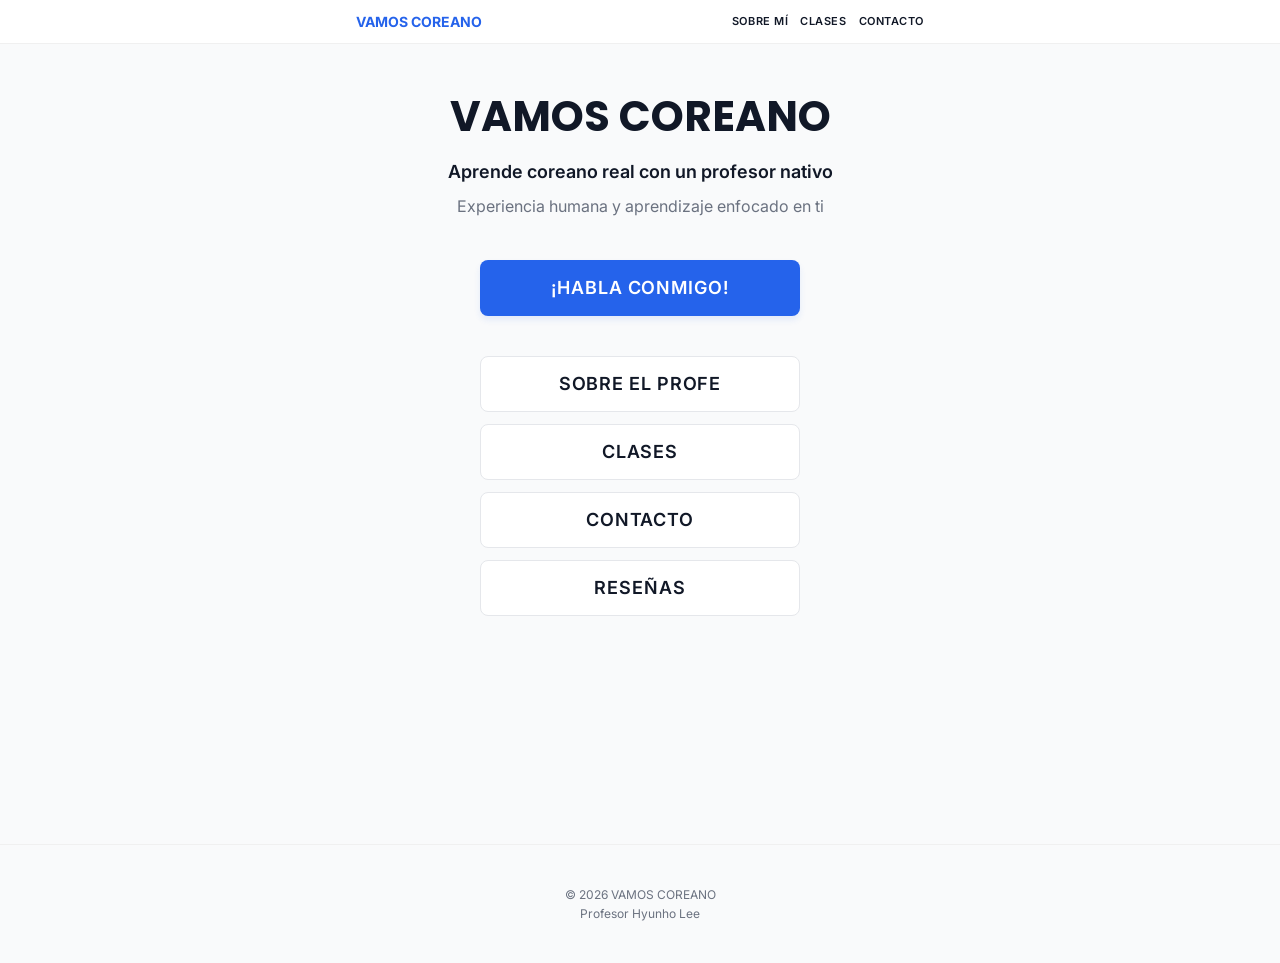
<file: index.html>
<!DOCTYPE html>
<html lang="es">
<head>
  <meta charset="UTF-8">
  <meta name="viewport" content="width=device-width, initial-scale=1.0">
  <link href="https://fonts.googleapis.com/css2?family=Inter:wght@400;600&family=Poppins:wght@500;700&display=swap" rel="stylesheet">
  <link rel="stylesheet" href="style.css">
  <title>VAMOS COREANO</title>

  <link rel="icon" href="/favicon/favicon.ico">
  <link rel="icon" type="image/png" sizes="32x32" href="favicon/favicon-32x32.png">
  <link rel="icon" type="image/png" sizes="16x16" href="favicon/favicon-16x16.png">
  <link rel="apple-touch-icon" sizes="180x180" href="favicon/apple-touch-icon.png">
  <link rel="icon" type="image/png" sizes="192x192" href="favicon/android-chrome-192x192.png">
  <link rel="icon" type="image/png" sizes="512x512" href="favicon/android-chrome-512x512.png">
</head>
  
<body>
  <header class="main-header">
      <div class="container nav-container">
      <a href="index.html" class="logo">VAMOS COREANO</a>
        <nav>
          <a href="about.html">SOBRE Mí</a>
          <a href="class.html">CLASES</a>
          <a href="contact.html">CONTACTO</a>
        </nav>
      </div>
    </header>

  <main class="main-content">
    <section class="hero">
      <h1>VAMOS COREANO</h1>
        <div class="hero-description">
        <p class="highlight-text">Aprende coreano real con un profesor nativo</p>
        <p class="sub-text">Experiencia humana y aprendizaje enfocado en ti</p>
        </div>
      <a href="consultar.html" class="cta-button">¡HABLA CONMIGO!</a>
    </section>
  
    <section class="menu-section">
      <div class="container">
        <a href="about.html" class="menu-button">SOBRE EL PROFE</a>
        <a href="class.html" class="menu-button">CLASES</a>
        <a href="contact.html" class="menu-button">CONTACTO</a>
        <a href="review.html" class="menu-button">RESEÑAS</a>
      </div>
    </section>
  </main>
    
    <footer class="footer">
    <p>© 2026 VAMOS COREANO</p>
    <p>Profesor Hyunho Lee</p>
    </footer>
</body>
</html>
</file>
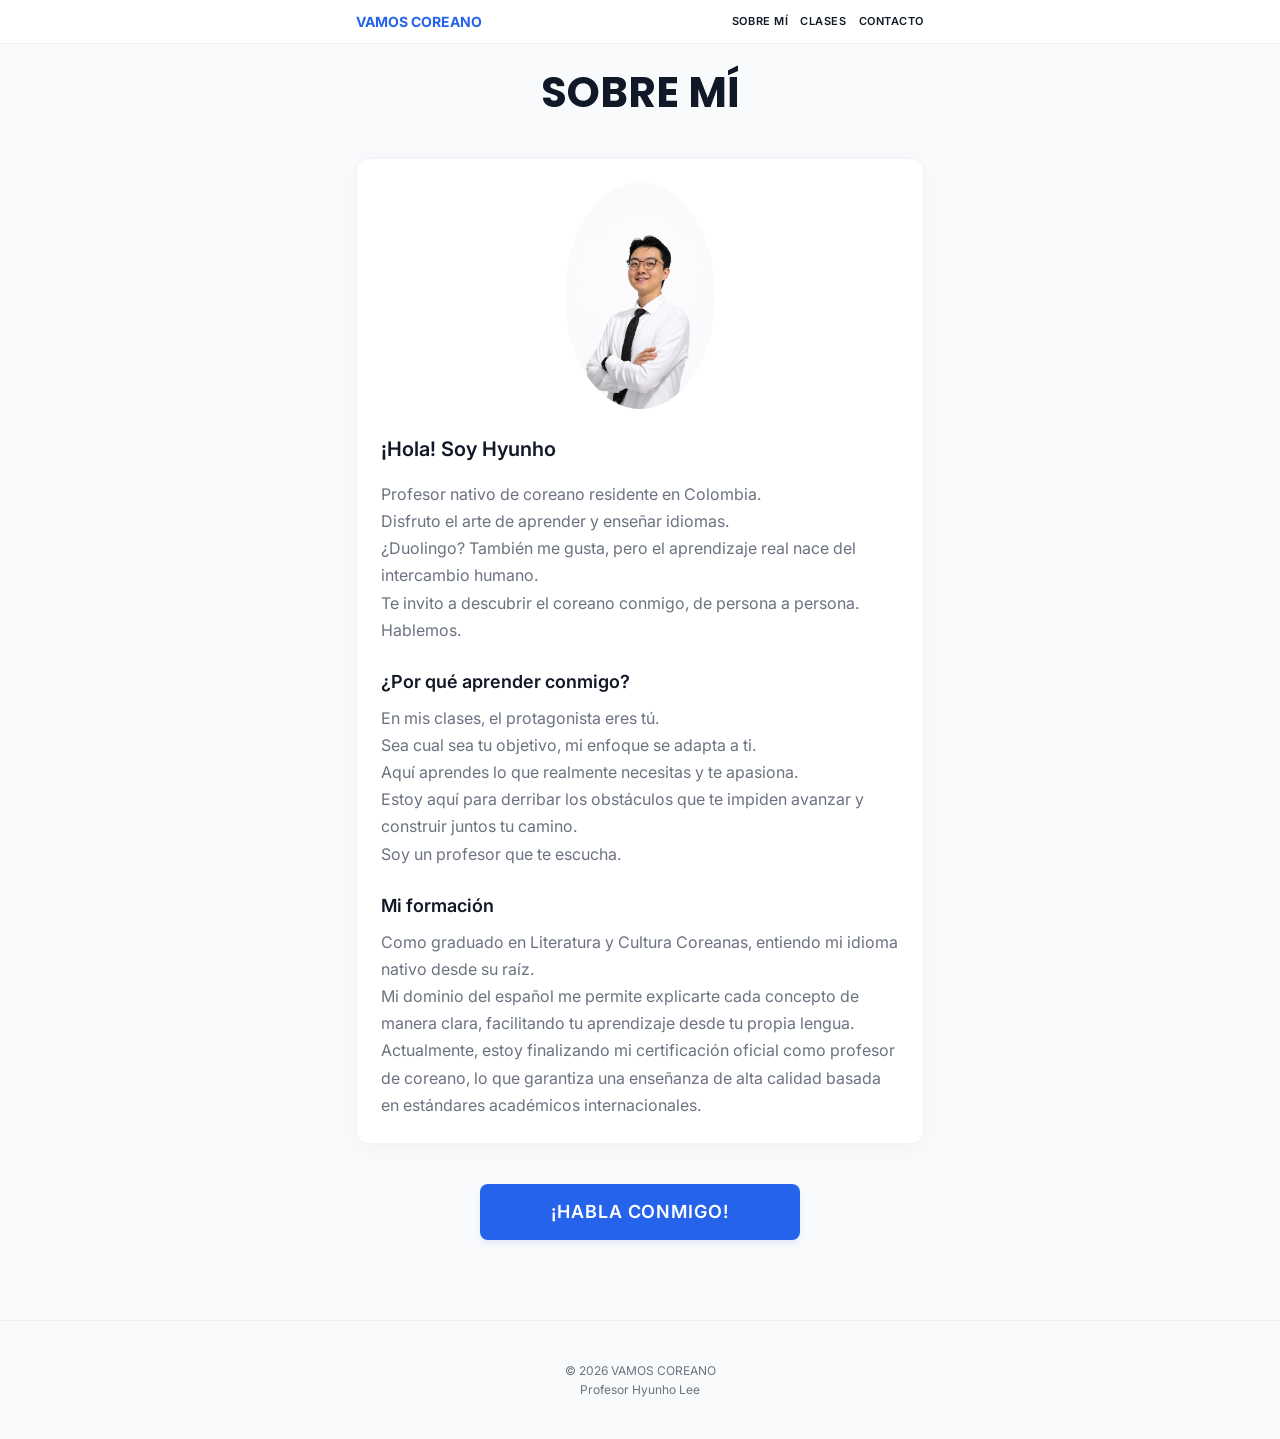
<file: about.html>
<!DOCTYPE html>
<html lang="es">
<head>
  <meta charset="UTF-8">
  <meta name="viewport" content="width=device-width, initial-scale=1.0">
  <link href="https://fonts.googleapis.com/css2?family=Inter:wght@400;500;600&family=Poppins:wght@500;700&display=swap" rel="stylesheet">
  <link rel="stylesheet" href="style.css">
  <title>Sobre mí - VAMOS COREANO</title>

  <link rel="icon" href="/favicon/favicon.ico">
  <link rel="icon" type="image/png" sizes="32x32" href="favicon/favicon-32x32.png">
  <link rel="icon" type="image/png" sizes="16x16" href="favicon/favicon-16x16.png">
  <link rel="apple-touch-icon" sizes="180x180" href="favicon/apple-touch-icon.png">
  <link rel="icon" type="image/png" sizes="192x192" href="favicon/android-chrome-192x192.png">
  <link rel="icon" type="image/png" sizes="512x512" href="favicon/android-chrome-512x512.png">
</head>

<body>
  <header class="main-header">
    <div class="container nav-container">
      <a href="index.html" class="logo">VAMOS COREANO</a>
      <nav>
        <a href="about.html">SOBRE Mí</a>
        <a href="class.html">CLASES</a>
        <a href="contact.html">CONTACTO</a>
      </nav>
    </div>
  </header>

  <main class="main-content">
    <div class="container">
      <h1 class="page-title">
        SOBRE MÍ
      </h1>

      <div class="card">
        <img src="image/profile-sample.png" alt="Profesor Hyunho" class="profile-photo">
        
        <h2 class="highlight-text">¡Hola! Soy Hyunho</h2>
        <div class="sub-text">
          <p>Profesor nativo de coreano residente en Colombia.</p>
          <p>Disfruto el arte de aprender y enseñar idiomas.</p>
          <p>¿Duolingo? También me gusta, pero el aprendizaje real nace del intercambio humano.</p>
          <p>Te invito a descubrir el coreano conmigo, de persona a persona. Hablemos.</p>
        </div>
        
        <h3 class="highlight-text">¿Por qué aprender conmigo?</h3>
        <div class="sub-text">
          <p>En mis clases, el protagonista eres tú.</p>
          <p>Sea cual sea tu objetivo, mi enfoque se adapta a ti.</p>
          <p>Aquí aprendes lo que realmente necesitas y te apasiona.</p>
          <p>Estoy aquí para derribar los obstáculos que te impiden avanzar y construir juntos tu camino.</p>
          <p>Soy un profesor que te escucha.</p>
        </div>
        
        <h3 class="highlight-text">Mi formación</h3>
        <div class="sub-text">
          <p>Como graduado en Literatura y Cultura Coreanas, entiendo mi idioma nativo desde su raíz.</p>
          <p>Mi dominio del español me permite explicarte cada concepto de manera clara, facilitando tu aprendizaje desde tu propia lengua.</p>
          <p>Actualmente, estoy finalizando mi certificación oficial como profesor de coreano, lo que garantiza una enseñanza de alta calidad basada en estándares académicos internacionales.</p>
        </div>
      </div>
      
      <div class="action-area" style="margin-top: var(--space-l);">
        <a href="consultar.html" class="cta-button">¡HABLA CONMIGO!</a>
      </div>
    </div>
  </main>

  <footer class="footer">
    <p>© 2026 VAMOS COREANO</p>
    <p>Profesor Hyunho Lee</p>
  </footer>
</body>
</html>
</file>
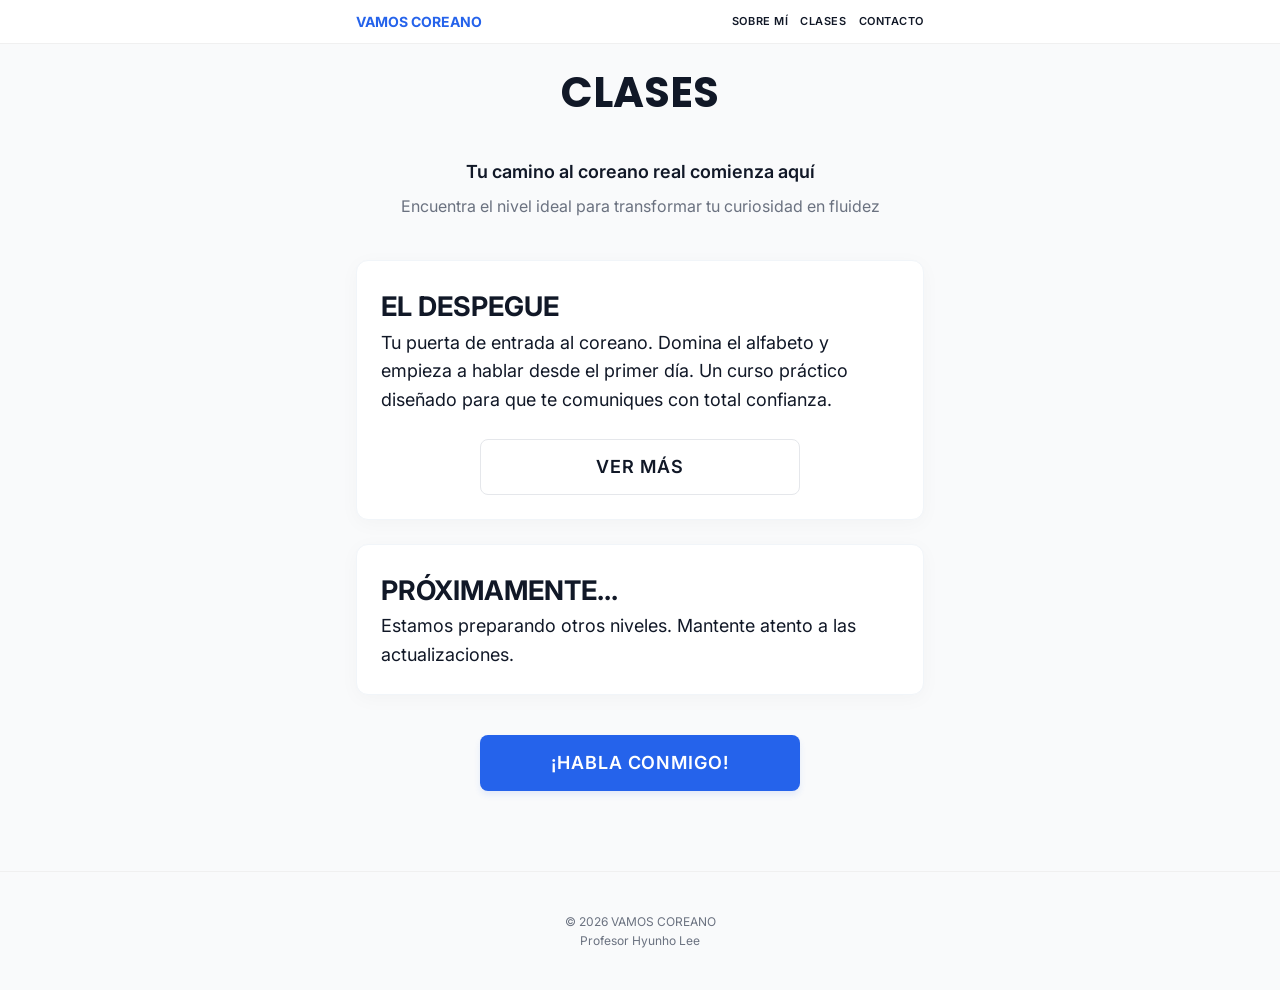
<file: class.html>
<!DOCTYPE html>
<html lang="es">
<head>
  <meta charset="UTF-8">
  <meta name="viewport" content="width=device-width, initial-scale=1.0">
  <link href="https://fonts.googleapis.com/css2?family=Inter:wght@400;500;600&family=Poppins:wght@500;700&display=swap" rel="stylesheet">
  <link rel="stylesheet" href="style.css">
  <title>Clases - VAMOS COREANO</title>

  <link rel="icon" href="/favicon/favicon.ico">
  <link rel="icon" type="image/png" sizes="32x32" href="favicon/favicon-32x32.png">
  <link rel="icon" type="image/png" sizes="16x16" href="favicon/favicon-16x16.png">
  <link rel="apple-touch-icon" sizes="180x180" href="favicon/apple-touch-icon.png">
  <link rel="icon" type="image/png" sizes="192x192" href="favicon/android-chrome-192x192.png">
  <link rel="icon" type="image/png" sizes="512x512" href="favicon/android-chrome-512x512.png">
</head>

<body>
  <header class="main-header">
    <div class="container nav-container">
      <a href="index.html" class="logo">VAMOS COREANO</a>
      <nav>
        <a href="about.html">SOBRE Mí</a>
        <a href="class.html">CLASES</a>
        <a href="contact.html">CONTACTO</a>
      </nav>
    </div>
  </header>

  <main class="main-content">
    <div class="container">
      <h1 class="page-title">CLASES</h1>

      <div class="hero-description">
        <p class="highlight-text">Tu camino al coreano real comienza aquí</p>
        <p class="sub-text">Encuentra el nivel ideal para transformar tu curiosidad en fluidez</p>
      </div>

      <div class="class-list">
        <article class="card">
          <h2 class="card-title">EL DESPEGUE</h2>
          <p class="card-desc">
            Tu puerta de entrada al coreano. Domina el alfabeto y empieza a hablar desde el primer día. Un curso práctico diseñado para que te comuniques con total confianza.
          </p>
          <a href="https://docs.google.com/document/d/11dDn0_kwD0H91LGwvFbPo0QAHR3Rd3Wrz456EF8LbDU/edit?usp=sharing"
            class="menu-button"
            target="_blank"
            rel="noopener noreferrer"
            style="margin-top: var(--space-m);">VER MÁS</a>
        </article>

        <article class="card card-upcoming">
          <h2 class="card-title">PRÓXIMAMENTE...</h2>
          <p class="card-desc">
            Estamos preparando otros niveles. Mantente atento a las actualizaciones.
          </p>
        </article>
      </div>
    </div>

    <div class="action-area" style="margin-top: var(--space-l);">
        <a href="consultar.html" class="cta-button">¡HABLA CONMIGO!</a>
    </div>
  </main>

  <footer class="footer">
    <p>© 2026 VAMOS COREANO</p>
    <p>Profesor Hyunho Lee</p>
  </footer>
</body>
</html>
</file>
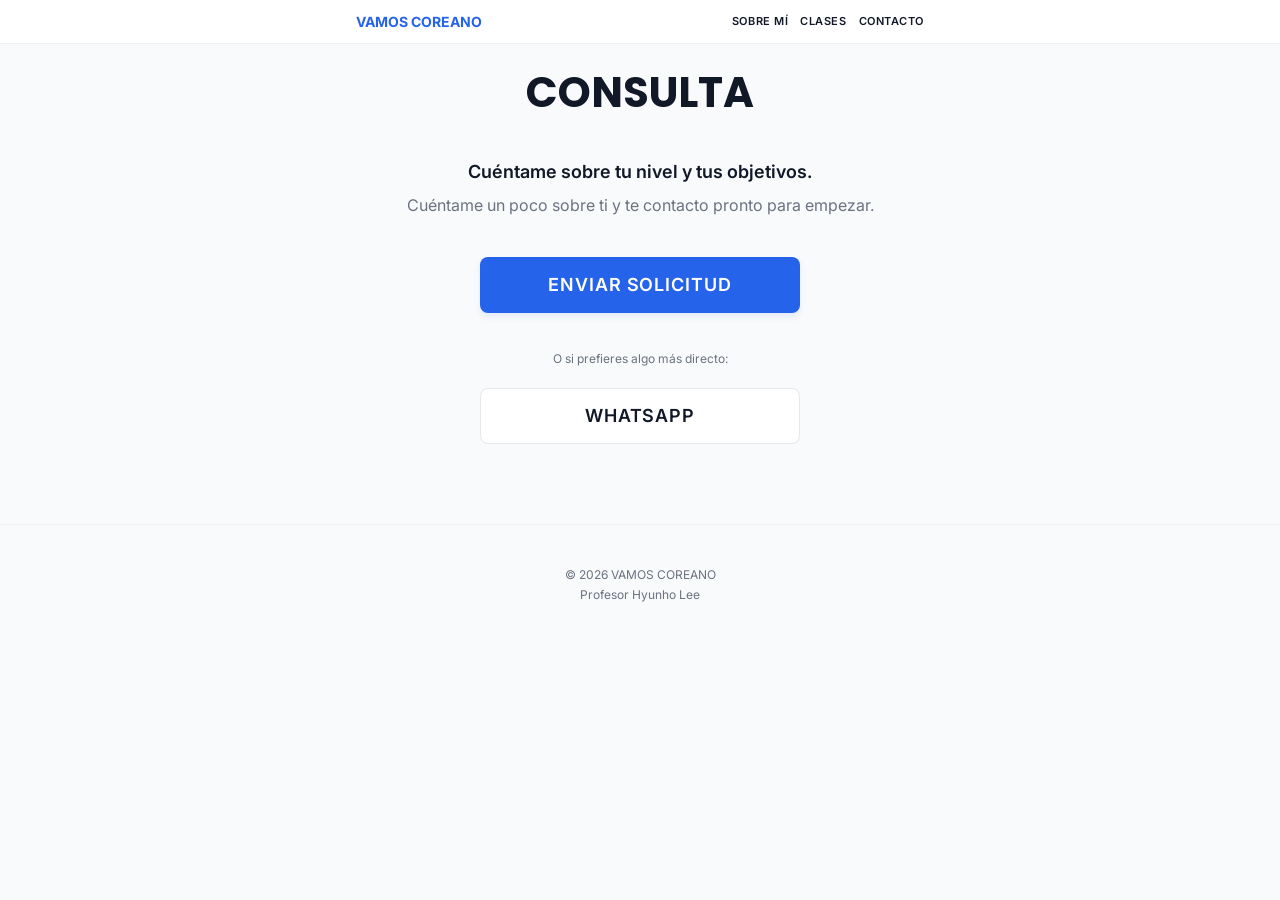
<file: consultar.html>
<!DOCTYPE html>
<html lang="es">
<head>
  <meta charset="UTF-8">
  <meta name="viewport" content="width=device-width, initial-scale=1.0">
  <link href="https://fonts.googleapis.com/css2?family=Inter:wght@400;500;600&family=Poppins:wght@500;700&display=swap" rel="stylesheet">
  <link rel="stylesheet" href="style.css">
  <title>Consulta - VAMOS COREANO</title>

  <link rel="icon" href="/favicon/favicon.ico">
  <link rel="icon" type="image/png" sizes="32x32" href="favicon/favicon-32x32.png">
  <link rel="icon" type="image/png" sizes="16x16" href="favicon/favicon-16x16.png">
  <link rel="apple-touch-icon" sizes="180x180" href="favicon/apple-touch-icon.png">
  <link rel="icon" type="image/png" sizes="192x192" href="favicon/android-chrome-192x192.png">
  <link rel="icon" type="image/png" sizes="512x512" href="favicon/android-chrome-512x512.png">
</head>

<body>
  <header class="main-header">
    <div class="container nav-container">
      <a href="index.html" class="logo">VAMOS COREANO</a>
      <nav>
        <a href="about.html">SOBRE Mí</a>
        <a href="class.html">CLASES</a>
        <a href="contact.html">CONTACTO</a>
      </nav>
    </div>
  </header>

  <main class="consultar-main" style="padding-top: var(--space-m);">
    <div class="container">
      <h1 style="margin-top: 0; margin-bottom: var(--space-l);">CONSULTA</h1>
      <div class="hero-description">
        <p class="highlight-text">Cuéntame sobre tu nivel y tus objetivos.</p>
        <p class="sub-text" style="line-height: 1.5;">
          Cuéntame un poco sobre ti y te contacto pronto para empezar.
        </p>
      </div>

      <section class="menu-section">
        <div class="container" style="display: flex; flex-direction: column; gap: 12px; align-items: center;">
          
          <a href="https://forms.gle/TxiJ1ru5QFuHEYoj6" class="cta-button" target="_blank" rel="noopener noreferrer">
            ENVIAR SOLICITUD
          </a>
          <p class="small-text" style="margin: var(--space-m) 0 8px;">O si prefieres algo más directo:</p>

          <a href="https://wa.me/message/PSZHNM4T7WRKG1" class="menu-button" target="_blank" rel="noopener noreferrer">
            WHATSAPP
          </a>
        </div>
      </section>
    </div>
  </main>
  
  <footer class="footer">
    <p>© 2026 VAMOS COREANO</p>
    <p>Profesor Hyunho Lee</p>
  </footer>
</body>
</html>
</file>
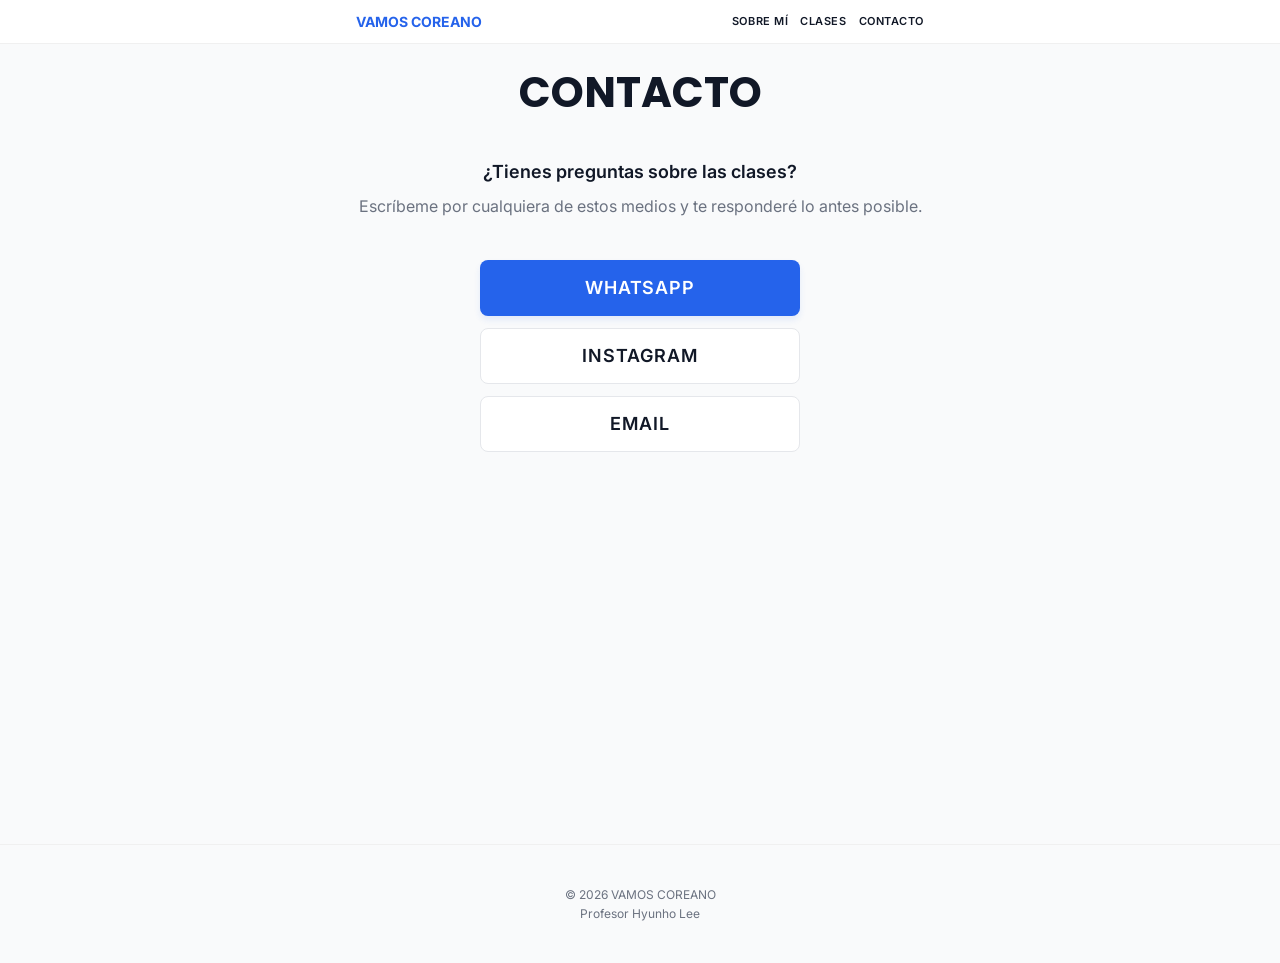
<file: contact.html>
<!DOCTYPE html>
<html lang="es">
<head>
  <meta charset="UTF-8">
  <meta name="viewport" content="width=device-width, initial-scale=1.0">
  <link href="https://fonts.googleapis.com/css2?family=Inter:wght@400;600&family=Poppins:wght@500;700&display=swap" rel="stylesheet">
  <link rel="stylesheet" href="style.css">
  <title>Contacto - VAMOS COREANO</title>

  <link rel="icon" href="/favicon/favicon.ico">
  <link rel="icon" type="image/png" sizes="32x32" href="favicon/favicon-32x32.png">
  <link rel="icon" type="image/png" sizes="16x16" href="favicon/favicon-16x16.png">
  <link rel="apple-touch-icon" sizes="180x180" href="favicon/apple-touch-icon.png">
  <link rel="icon" type="image/png" sizes="192x192" href="favicon/android-chrome-192x192.png">
  <link rel="icon" type="image/png" sizes="512x512" href="favicon/android-chrome-512x512.png">
</head>

<body>
  <header class="main-header">
    <div class="container nav-container">
      <a href="index.html" class="logo">VAMOS COREANO</a>
      <nav>
        <a href="about.html">SOBRE Mí</a>
        <a href="class.html">CLASES</a>
        <a href="contact.html">CONTACTO</a>
      </nav>
    </div>
  </header>

  <main class="main-content">
    <div class="container">
      <h1 class="page-title">CONTACTO</h1>

      <div class="hero-description">
        <p class="highlight-text">¿Tienes preguntas sobre las clases?</p>
        <p class="sub-text">Escríbeme por cualquiera de estos medios y te responderé lo antes posible.</p>
      </div>

      <section class="menu-section">
        <div class="container">
          <a href="https://wa.me/message/PSZHNM4T7WRKG1" class="cta-button" target="_blank" rel="noopener noreferrer">WHATSAPP</a>
          <a href="https://instagram.com/vamos.coreano" class="menu-button" target="_blank" rel="noopener noreferrer">INSTAGRAM</a>
          <button onclick="copyEmail()" class="menu-button">EMAIL</button>
        </div>
      </section>
    </div>
  </main>

  <div id="copy-toast">Correo copiado al portapapeles</div>

  <footer class="footer">
    <p>© 2026 VAMOS COREANO</p>
    <p>Profesor Hyunho Lee</p>
  </footer>

  <script>
    function copyEmail() {
      const email = "1219.hlee@gmail.com";
      navigator.clipboard.writeText(email).then(() => {
        const toast = document.getElementById("copy-toast");
        toast.className = "show";
        setTimeout(() => { toast.className = ""; }, 2500);
      });
    }
  </script>
</body>
</html>
</file>
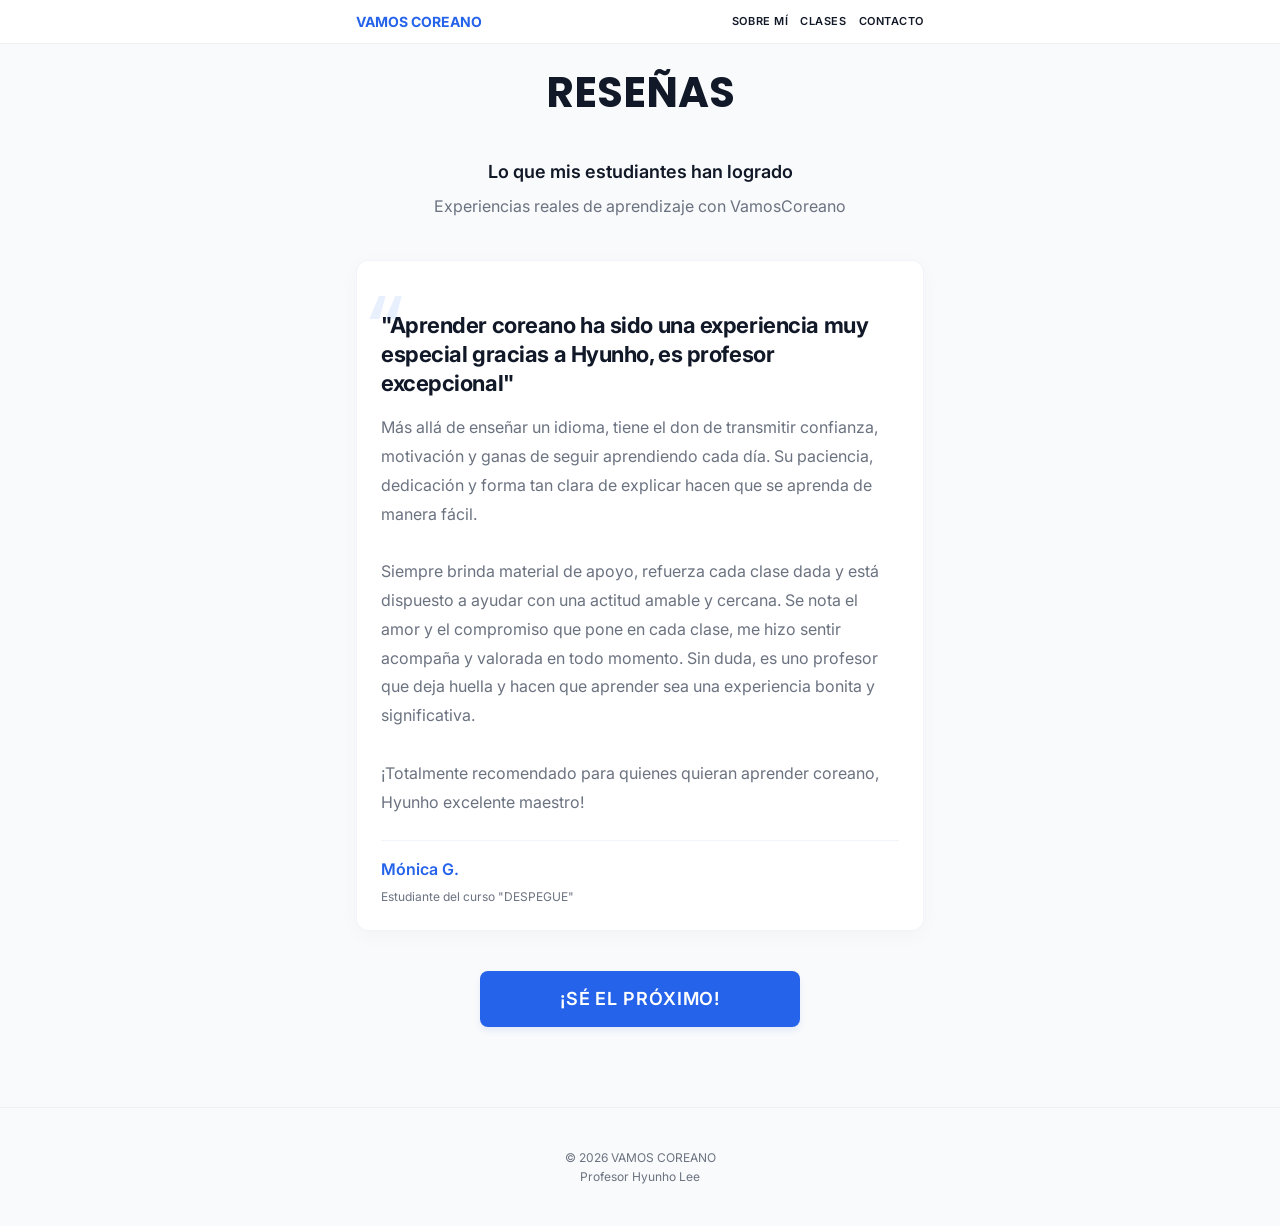
<file: review.html>
<!DOCTYPE html>
<html lang="es">
<head>
  <meta charset="UTF-8">
  <meta name="viewport" content="width=device-width, initial-scale=1.0">
  <link href="https://fonts.googleapis.com/css2?family=Inter:wght@400;600&family=Poppins:wght@500;700&display=swap" rel="stylesheet">
  <link rel="stylesheet" href="style.css">
  <title>VAMOS COREANO</title>

  <link rel="icon" href="/favicon/favicon.ico">
  <link rel="icon" type="image/png" sizes="32x32" href="favicon/favicon-32x32.png">
  <link rel="icon" type="image/png" sizes="16x16" href="favicon/favicon-16x16.png">
  <link rel="apple-touch-icon" sizes="180x180" href="favicon/apple-touch-icon.png">
  <link rel="icon" type="image/png" sizes="192x192" href="favicon/android-chrome-192x192.png">
  <link rel="icon" type="image/png" sizes="512x512" href="favicon/android-chrome-512x512.png">
</head>
  
<body>
  <header class="main-header">
      <div class="container nav-container">
      <a href="index.html" class="logo">VAMOS COREANO</a>
        <nav>
          <a href="about.html">SOBRE Mí</a>
          <a href="class.html">CLASES</a>
          <a href="contact.html">CONTACTO</a>
        </nav>
      </div>
    </header>

  <main class="main-content">
    <div class="container">
      <h1 class="page-title">RESEÑAS</h1>

      <div class="hero-description">
        <p class="highlight-text">Lo que mis estudiantes han logrado</p>
        <p class="sub-text">Experiencias reales de aprendizaje con VamosCoreano</p>
      </div>

      
      <div class="reviews-list">
        <article class="card review-card">
          <div class="quote-icon">“</div>
  
          <div class="review-body">
              <span class="focus-text">
                  "Aprender coreano ha sido una experiencia muy especial gracias a Hyunho, es  profesor excepcional"
              </span>
    
              <p class="quote-text">
                 Más allá de enseñar un idioma, tiene el don de transmitir confianza, motivación y ganas de seguir aprendiendo cada día. Su paciencia, dedicación y forma tan clara de explicar hacen que se aprenda de manera fácil.
      <br><br>
      Siempre brinda material de apoyo, refuerza cada clase  dada y está dispuesto a ayudar con una actitud amable y cercana.
      Se nota el amor y el compromiso que pone en cada clase, me hizo sentir acompaña y valorada en todo momento.
      Sin duda, es uno  profesor que deja huella y hacen que aprender sea una experiencia bonita y significativa.
      <br><br>
      ¡Totalmente recomendado para quienes quieran aprender coreano, Hyunho excelente maestro!
    </p>
  </div>

  <div class="student-info">
    <span class="student-name">Mónica G.</span>
    <span class="student-context">Estudiante del curso "DESPEGUE"</span>
  </div>
</article>
      </div>

      <div class="action-area" style="margin-top: var(--space-l);">
        <a href="consultar.html" class="cta-button">¡SÉ EL PRÓXIMO!</a>
      </div>
    </div>
  </main>

  <footer class="footer">
    <p>© 2026 VAMOS COREANO</p>
    <p>Profesor Hyunho Lee</p>
  </footer>
</body>
</html>
</file>
<file: style.css>
:root {
  --space-s: 16px;
  --space-m: 24px;
  --space-l: 40px;
  --space-xl: 80px;
   
  --font-xs: 12px;
  --font-s: 16px;
  --font-m: 18px;
  --font-l: 20px;
  --font-xl: 42px;

  --color-bg: #f9fafb;
  --color-text: #111827;
  --color-muted: #6b7280;
  --color-primary: #2563eb;
  --color-primary-hover: #1d4ed8;
  --color-surface: #ffffff;
}

/* ==========================================================================
   2. RESET & BASE STYLES
   ========================================================================== */
* {
  box-sizing: border-box;
  margin: 0;
  padding: 0;
}

body {
  font-family: 'Inter', sans-serif;
  font-size: var(--font-m);
  line-height: 1.6;
  background-color: var(--color-bg);
  color: var(--color-text);
  text-align: center;
}

h1 {
  font-family: 'Poppins', sans-serif;
  font-size: var(--font-xl);
  letter-spacing: 0;
  line-height: 1.2;
  margin-top: var(--space-l);
  margin-bottom: var(--space-s);
}

img {
  max-width: 100%;
  height: auto;
  border-radius: 8px;
}

/* ==========================================================================
   3. LAYOUT COMPONENTS
   ========================================================================== */
.main-content {
  padding-top: var(--space-m);
  min-height: 80vh; /* 푸터가 둥둥 떠다니는 것을 방지 */
}
.container {
  max-width: 600px;
  margin: 0 auto;
  padding: 0 var(--space-s);
}
.main-header {
  background: var(--color-surface);
  padding: 6px 8px;
  border-bottom: 1px solid #f0f0f0;
  position: sticky;
  top: 0;
  z-index: 100;
  height: 44px;
  display: flex;
  align-items: center;
}
.main-header nav a {
  transition: color 0.2s ease;
}
.main-header nav a:hover {
  color: var(--color-primary);
}
.page-title {
  margin-top: 0;
  margin-bottom: var(--space-l);
  letter-spacing: 0;
  font-size: var(--font-xl);
  text-transform: uppercase;
}
.nav-container {
  display: flex;
  justify-content: space-between;
  align-items: center;
  width: 100%;
  max-width: 600px;
  margin: 0 auto;
   padding: 0 var(--space-s); 
}

.logo {
  font-weight: 700;
  color: var(--color-primary);
  text-decoration: none;
  font-size: 14px;
   line-height: 1; 
  display: flex;
  align-items: center;
}

nav {
  display: flex;
  align-items: center;
  line-height: 1;
}

nav a {
  margin-left: 12px;
  text-decoration: none;
  color: var(--color-text);
  font-size: 11px;
  font-weight: 600;
  line-height: 1; /* 로고와 동일하게 줄높이 1로 고정 */
   letter-spacing: 0.05em;
  display: flex;
  align-items: center;
  text-transform: uppercase;
}

.card {
  background-color: var(--color-surface);
  border: 1px solid #f1f5f9;
  border-radius: 12px;
  box-shadow: 0 4px 20px rgba(0, 0, 0, 0.03);
  padding: var(--space-m); /* 약 24px의 균일한 여백 */
  margin-bottom: var(--space-m);
  text-align: left; /* 카드 내 텍스트는 기본 왼쪽 정렬 */
  transition: transform 0.2s ease;
}
.card-image {
  width: 100%;
  height: auto;
  border-radius: 8px;
  margin-bottom: var(--space-m);
  display: block;
}
.card h2.highlight-text {
  font-size: var(--font-l); /* 카드 내 메인 인사는 조금 더 크게 */
  margin-bottom: var(--space-s);
}
.card h3.highlight-text {
  font-size: var(--font-m); /* 소제목은 중간 크기로 위계 정리 */
  margin-top: var(--space-m);
  margin-bottom: 8px;
}
/* ==========================================================================
   4. UI COMPONENTS (Buttons, Cards)
   ========================================================================== */
.menu-section .container {
  display: flex;
  flex-direction: column;
  align-items: center;
  gap: 12px; /* 버튼 사이의 일정한 간격 */
}

.cta-button, .menu-button {
  display: flex;
  width: 100%;
  max-width: 320px;
  margin: 0 auto; /* block일 때 중앙 정렬 */
  padding: 0 20px;
  text-align: center;
  text-decoration: none;
   font-size: var(--font-m);
  font-weight: 600;
  border-radius: 8px;
  transition: all 0.2s ease;
  line-height: 1;
   letter-spacing: 0.05em;
   height: 56px;
   font-family: 'Inter', sans-serif;
   align-items: center;
  justify-content: center;
}
.cta-button {
  background-color: var(--color-primary);
  color: var(--color-surface);
  border: none;
  box-shadow: 0 4px 6px rgba(37, 99, 235, 0.1);
}
.menu-button {
  background-color: var(--color-surface);
  color: var(--color-text);
  border: 1px solid #e5e7eb;
}
.cta-button:hover {
  background-color: var(--color-primary-hover);
  transform: translateY(-2px);
}
.menu-button:hover {
  background-color: #f8fafc;
  border-color: var(--color-primary);
  color: var(--color-primary)
}
/* ==========================================================================
   5. PAGE SECTIONS
   ========================================================================== */
.hero {
  padding: var(--space-m) 0 var(--space-l);
   text-align: center;
}

.hero h1 {
  font-size: var(--font-xl);
   margin-top: 0;
  margin-bottom: var(--space-s); /* 제목과 설명 사이 여백 */
}

.hero-description {
  margin-bottom: var(--space-l);
}

.highlight-text {
   font-size: var(--font-m);
  font-weight: 600;
  color: var(--color-text);
  margin-bottom: 6px;
  display: block;
}

.sub-text {
  font-size: var(--font-s);
  font-weight: 400;
  color: var(--color-muted);
  line-height: 1.7;
}

.profile-photo {
   display: block;
  width: 150px; 
  border-radius: 50%;
  margin: 0 auto var(--space-m);
}

/* ===6. UTILITIES & FOOTER=== */
.small-text {
  font-size: var(--font-xs);
  color: var(--color-muted);
  margin-top: var(--space-m);
}
.footer {
  margin-top: var(--space-xl);
  padding: 40px 20px;
  font-size: var(--font-xs);
  color: var(--color-muted);
  border-top: 1px solid #f0f0f0;
}
/* ===7.MOBILE=== */
@media (max-width: 480px) {
  .main-header { padding: 4px 8px; height: 40px;}
  .logo { font-size: 13px; }
  nav a { margin-left: 10px; font-size: 11px; }
   h1 { font-size: 28px; margin-top: var(--space-m); }
   .nav-container {padding: 0 var(--space-xs); }
   .hero h1, h1, .page-title { font-size: 30px; }
}
/* ==========================================================================
   8. CONTACT PAGE SPECIAL (Toast & Button Reset)
   ========================================================================== */
#copy-toast {
  visibility: hidden;
  min-width: 200px;
  background-color: var(--color-text);
  color: #fff;
  text-align: center;
  border-radius: 8px;
  padding: 12px;
  position: fixed;
  z-index: 1000;
  left: 50%;
  bottom: 30px;
  transform: translateX(-50%);
  font-size: 14px;
  font-weight: 500;
  opacity: 0;
  transition: opacity 0.3s, bottom 0.3s;
}
#copy-toast.show {
  visibility: visible;
  opacity: 1;
  bottom: 50px;
}
button.menu-button {
  appearance: none;
  -webkit-appearance: none;
  cursor: pointer;
  border: 1px solid #e5e7eb;
  background-color: #ffffff;
  font-family: inherit;
   font-size: inherit;
  font-weight: 600;
  outline: none;
}

/* ==========================================================================
   9. RESEÑAS (REVIEWS) PAGE STYLES
   ========================================================================== */

.review-card {
  position: relative;
  padding: 50px var(--space-m) var(--space-m); /* 상단에 따옴표 공간 확보 */
  overflow: hidden;
}

/* 따옴표를 장식 요소로 변경 */
.quote-icon {
  position: absolute;
  top: -10px;
  left: 10px;
  font-family: 'Poppins', sans-serif;
  font-size: 100px;
  color: var(--color-primary);
  opacity: 0.1; /* 아주 은은하게 */
  pointer-events: none; /* 클릭 방해 금지 */
}

/* 핵심 문장 강조 (현재 HTML에서 닫히지 않은 span 수정용) */
.focus-text {
  display: block;
  font-size: 22px; /* 강조를 위해 크게 */
  font-weight: 700;
  color: var(--color-text);
  line-height: 1.3;
  margin-bottom: 16px;
  letter-spacing: -0.02em;
}

.quote-text {
  font-size: var(--font-s);
  color: var(--color-muted);
  line-height: 1.8;
  text-align: left;
}

/* 학생 정보 섹션 */
.student-info {
  margin-top: 24px;
  padding-top: 16px;
  border-top: 1px solid #f1f5f9;
  display: flex;
  flex-direction: column;
  gap: 4px;
}

.student-name {
  font-weight: 600;
  color: var(--color-primary);
  font-size: var(--font-s);
}

.student-context {
  font-size: var(--font-xs);
  color: var(--color-muted);
}
button.menu-button:hover {
  background-color: #f8fafc;
  border-color: var(--color-primary);
  color: var(--color-primary);
  transform: translateY(-2px);
}
</file>
